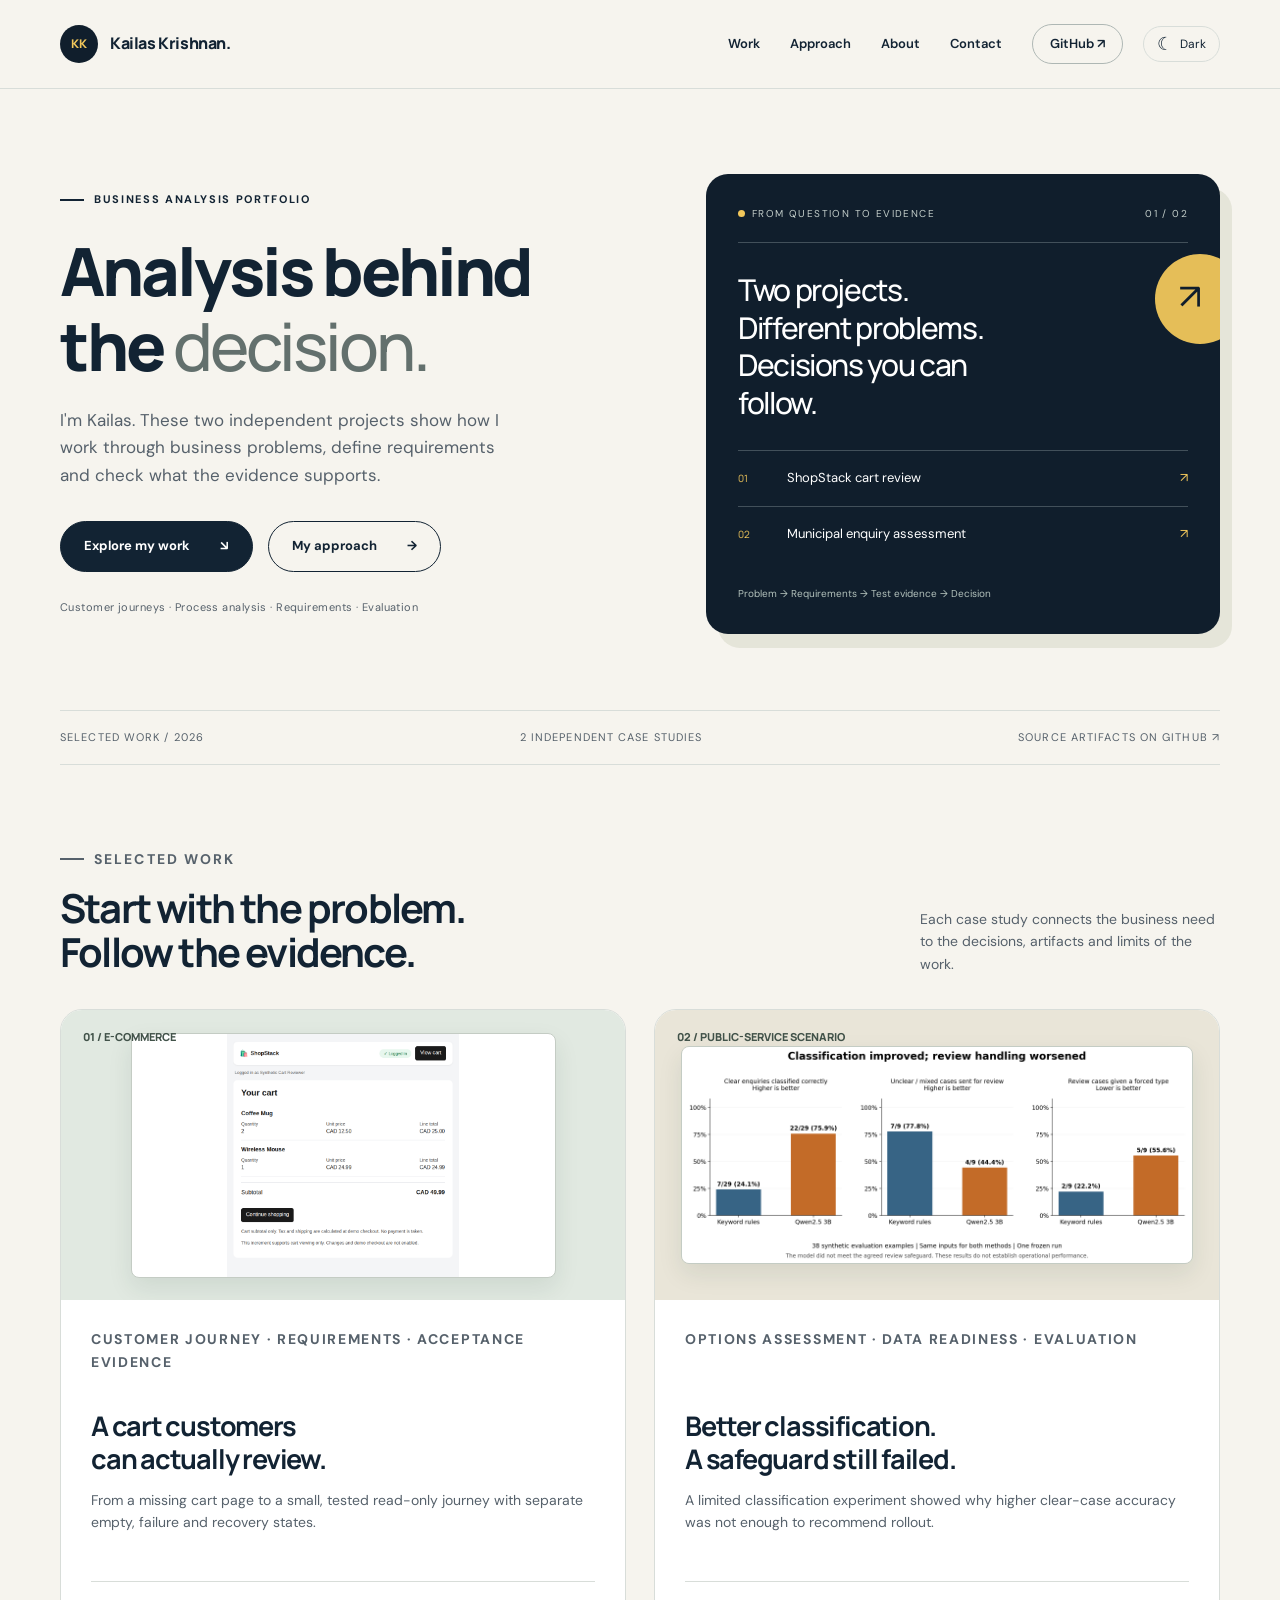
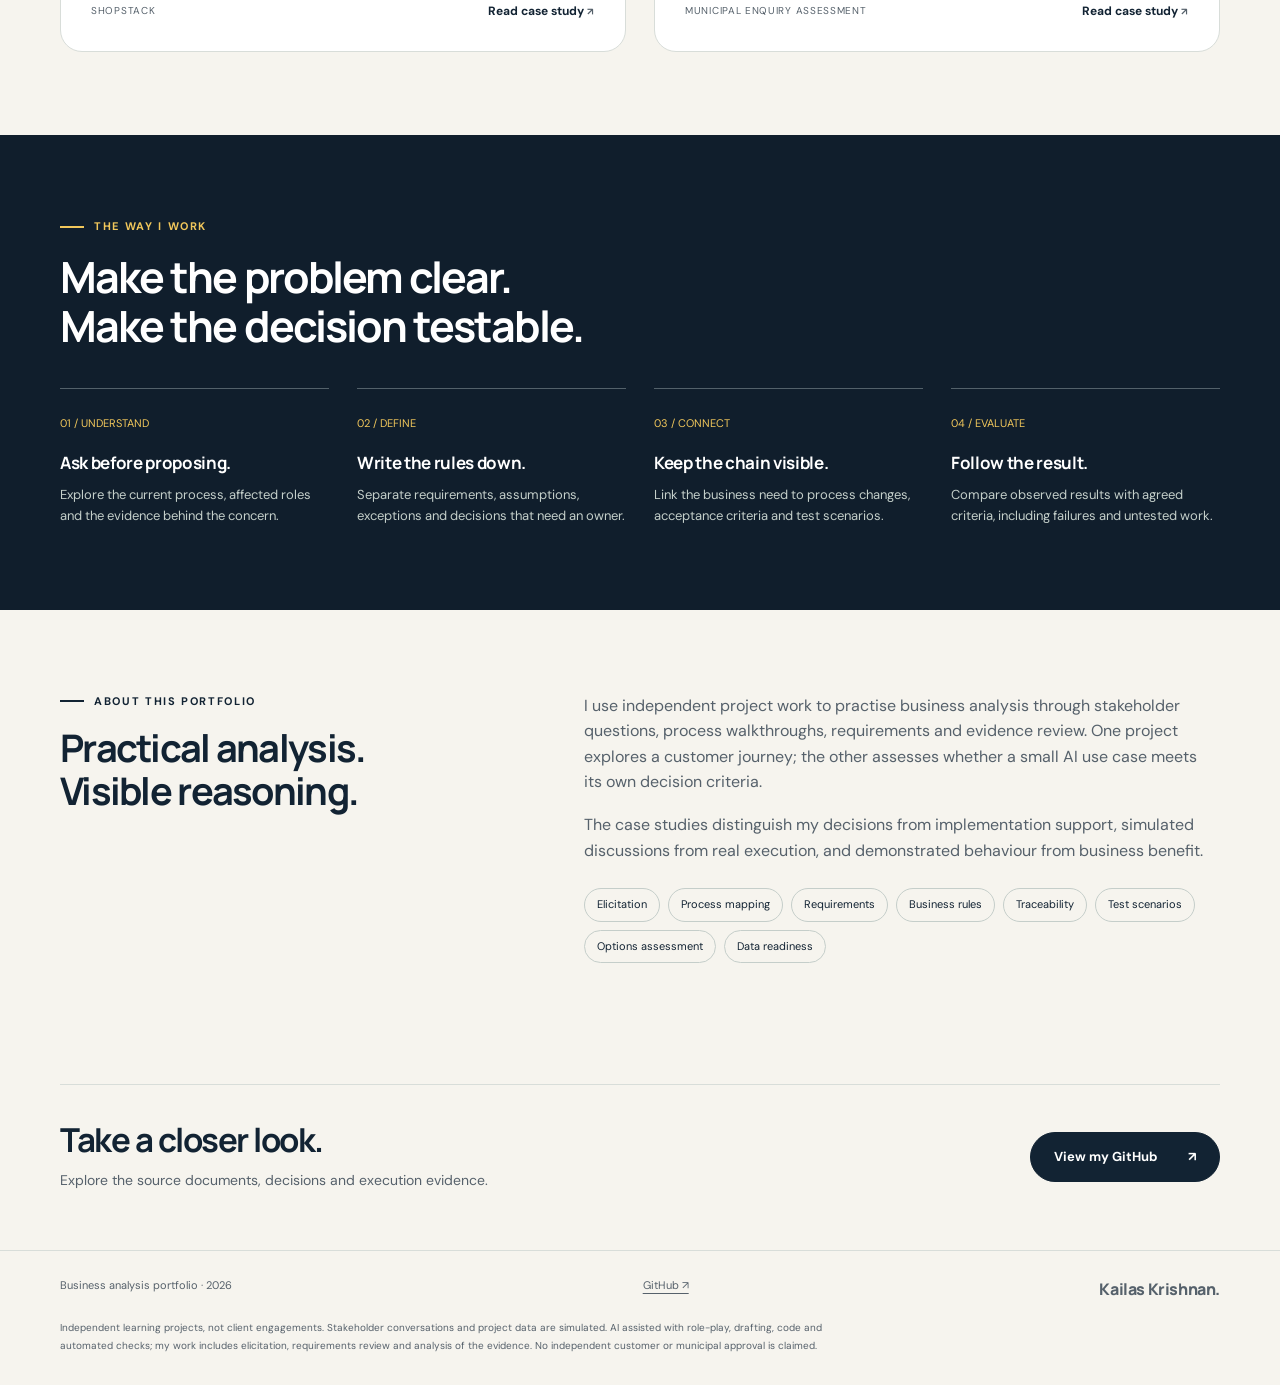
<file: index.html>
<!doctype html>
<html lang="en"><head><meta charset="utf-8"><meta name="viewport" content="width=device-width,initial-scale=1"><title>Business Analysis Portfolio | Kailas Krishnan</title><meta name="description" content="Business analysis case studies by Kailas Krishnan: ShopStack cart review and municipal enquiry AI assessment."><link rel="canonical" href="https://kkrishnan937.github.io/"><meta name="theme-color" content="#101e2c"><link rel="icon" href="assets/favicon.svg" type="image/svg+xml"><script>try{document.documentElement.dataset.theme=localStorage.getItem('portfolio-theme')==='dark'?'dark':'light'}catch{document.documentElement.dataset.theme='light'}</script><link rel="stylesheet" href="assets/style.css?v=2"><script src="assets/site.js?v=2" defer></script></head>
<body><a class="skip" href="#main">Skip to content</a><header class="site-header"><div class="wrap nav"><a class="brand" href="index.html" aria-label="Kailas Krishnan, home"><span class="brand-mark" aria-hidden="true">KK</span>Kailas Krishnan.</a><button class="theme-toggle" type="button" aria-label="Switch to dark mode" aria-pressed="false"><span aria-hidden="true">☾</span> <span class="theme-label">Dark</span></button><button class="menu-toggle" aria-expanded="false" aria-controls="primary-nav">Menu</button><nav class="nav-links" id="primary-nav" aria-label="Main navigation"><a href="#work">Work</a><a href="#approach">Approach</a><a href="#about">About</a><a href="https://www.linkedin.com/in/kailas-krishnan/">Contact</a><a class="nav-gh" href="https://github.com/kkrishnan937">GitHub <span aria-hidden="true">↗</span></a></nav></div></header>
<main id="main"><div class="wrap"><section class="hero" aria-labelledby="hero-title"><div><p class="eyebrow">Business analysis portfolio</p><h1 id="hero-title">Analysis behind<br>the <span class="soft">decision.</span></h1><p class="hero-intro">I'm Kailas. These two independent projects show how I work through business problems, define requirements and check what the evidence supports.</p><div class="hero-actions"><a class="button primary" href="#work">Explore my work <span aria-hidden="true">↘</span></a><a class="button" href="#approach">My approach <span aria-hidden="true">→</span></a></div><p class="hero-note">Customer journeys · Process analysis · Requirements · Evaluation</p></div><aside class="hero-board" aria-label="Portfolio overview"><div class="board-top"><span><span class="board-dot"></span>From question to evidence</span><span>01 / 02</span></div><div class="board-tab" aria-hidden="true"></div><h2>Two projects.<br>Different problems.<br>Decisions you can follow.</h2><div class="board-line"><small>01</small><span>ShopStack cart review</span><span aria-hidden="true">↗</span></div><div class="board-line"><small>02</small><span>Municipal enquiry assessment</span><span aria-hidden="true">↗</span></div><p class="board-caption">Problem → Requirements → Test evidence → Decision</p></aside></section><div class="index-strip"><span>Selected work / 2026</span><span>2 independent case studies</span><span>Source artifacts on GitHub ↗</span></div></div>
<section class="section wrap" id="work"><div class="section-head"><div><p class="eyebrow">Selected work</p><h2>Start with the problem.<br>Follow the evidence.</h2></div><p>Each case study connects the business need to the decisions, artifacts and limits of the work.</p></div><div class="projects">
<article class="project-card"><a class="card-visual shop" href="shopstack.html" aria-label="Read the ShopStack case study"><span class="visual-index">01 / E-COMMERCE</span><img src="assets/shopstack-cart.png" alt="Actual ShopStack cart showing two mugs, one mouse and a CAD 49.99 subtotal" width="720" height="754" loading="lazy"></a><div class="card-body"><p class="card-kicker">Customer journey · Requirements · Acceptance evidence</p><h3><a href="shopstack.html">A cart customers<br>can actually review.</a></h3><p>From a missing cart page to a small, tested read-only journey with separate empty, failure and recovery states.</p><div class="card-bottom"><span>ShopStack</span><a href="shopstack.html">Read case study <span aria-hidden="true">↗</span></a></div></div></article>
<article class="project-card"><a class="card-visual municipal" href="municipal.html" aria-label="Read the municipal enquiry case study"><span class="visual-index">02 / PUBLIC-SERVICE SCENARIO</span><img src="assets/municipal-comparison.png" alt="Comparison chart: the local model improves clear-case classification but handles fewer review cases correctly" width="2080" height="880" loading="lazy"></a><div class="card-body"><p class="card-kicker">Options assessment · Data readiness · Evaluation</p><h3><a href="municipal.html">Better classification.<br>A safeguard still failed.</a></h3><p>A limited classification experiment showed why higher clear-case accuracy was not enough to recommend rollout.</p><div class="card-bottom"><span>Municipal enquiry assessment</span><a href="municipal.html">Read case study <span aria-hidden="true">↗</span></a></div></div></article>
</div></section>
<section class="section approach" id="approach"><div class="wrap"><p class="eyebrow">The way I work</p><h2>Make the problem clear.<br>Make the decision testable.</h2><div class="steps"><div class="step"><span class="number">01 / UNDERSTAND</span><h3>Ask before proposing.</h3><p>Explore the current process, affected roles and the evidence behind the concern.</p></div><div class="step"><span class="number">02 / DEFINE</span><h3>Write the rules down.</h3><p>Separate requirements, assumptions, exceptions and decisions that need an owner.</p></div><div class="step"><span class="number">03 / CONNECT</span><h3>Keep the chain visible.</h3><p>Link the business need to process changes, acceptance criteria and test scenarios.</p></div><div class="step"><span class="number">04 / EVALUATE</span><h3>Follow the result.</h3><p>Compare observed results with agreed criteria, including failures and untested work.</p></div></div></div></section>
<section class="section wrap about" id="about"><div><p class="eyebrow">About this portfolio</p><h2>Practical analysis.<br>Visible reasoning.</h2></div><div class="about-copy"><p>I use independent project work to practise business analysis through stakeholder questions, process walkthroughs, requirements and evidence review. One project explores a customer journey; the other assesses whether a small AI use case meets its own decision criteria.</p><p style="margin-top:17px">The case studies distinguish my decisions from implementation support, simulated discussions from real execution, and demonstrated behaviour from business benefit.</p><div class="tags" aria-label="Skills demonstrated"><span>Elicitation</span><span>Process mapping</span><span>Requirements</span><span>Business rules</span><span>Traceability</span><span>Test scenarios</span><span>Options assessment</span><span>Data readiness</span></div></div></section>
<section class="contact wrap" id="contact"><div class="contact-box"><div><h2>Take a closer look.</h2><p>Explore the source documents, decisions and execution evidence.</p></div><a class="button primary" href="https://github.com/kkrishnan937">View my GitHub <span aria-hidden="true">↗</span></a></div></section></main>
<footer class="footer"><div class="wrap"><div class="footer-row"><a class="brand" href="index.html">Kailas Krishnan.</a><span>Business analysis portfolio · 2026</span><a href="https://github.com/kkrishnan937">GitHub ↗</a></div><p class="disclosure">Independent learning projects, not client engagements. Stakeholder conversations and project data are simulated. AI assisted with role-play, drafting, code and automated checks; my work includes elicitation, requirements review and analysis of the evidence. No independent customer or municipal approval is claimed.</p></div></footer></body></html>
</file>
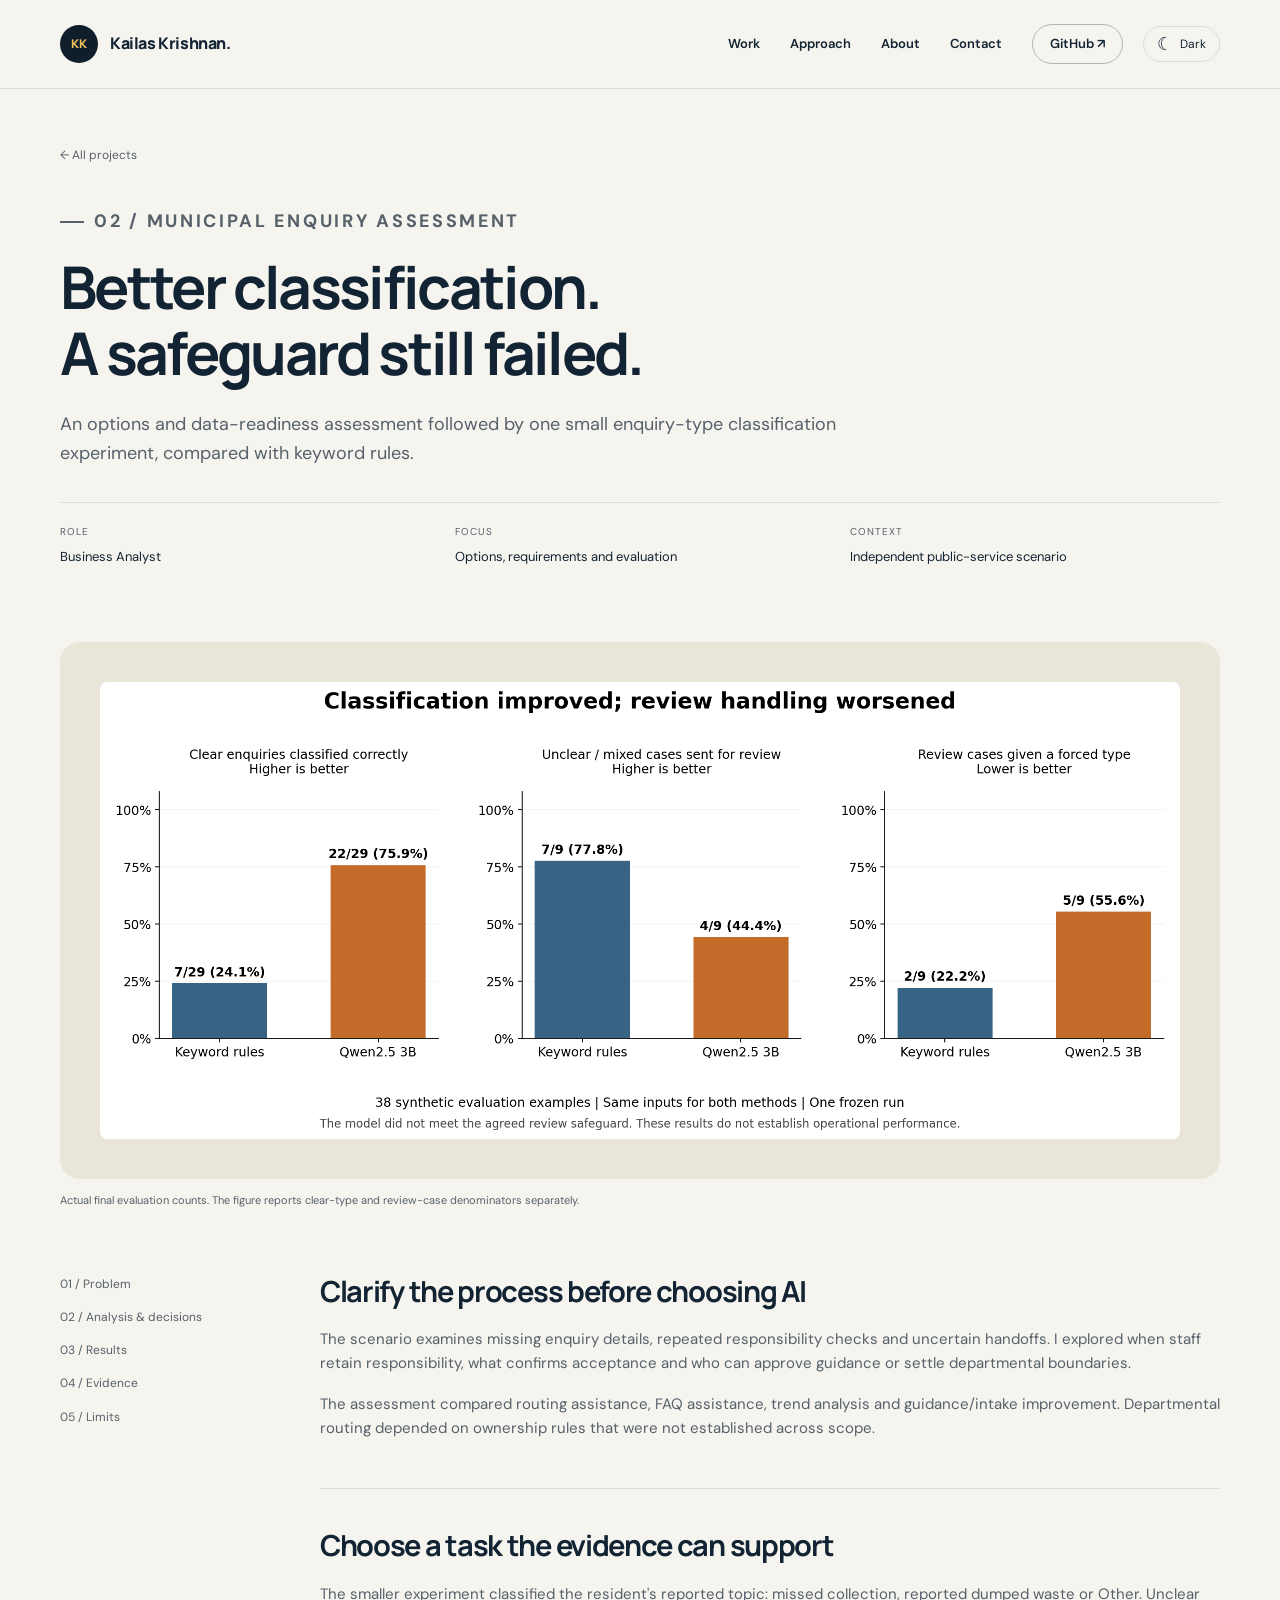
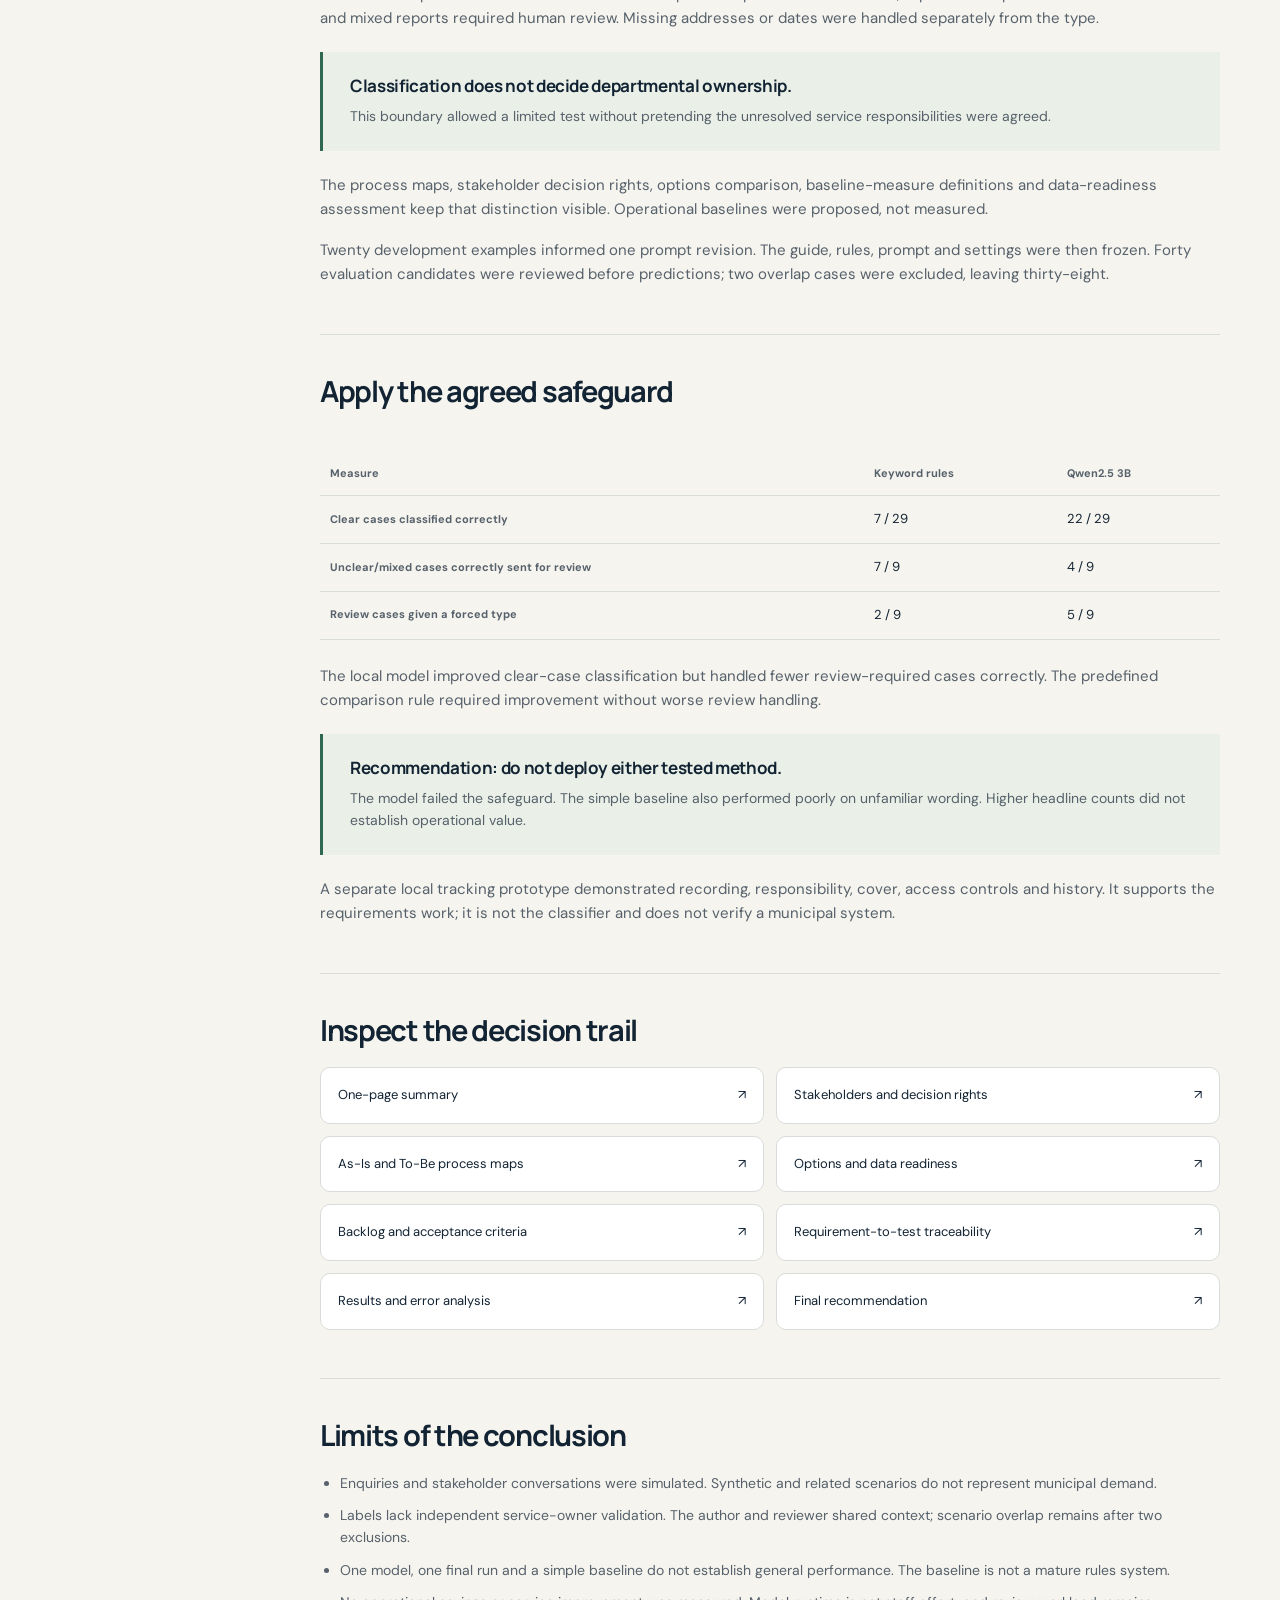
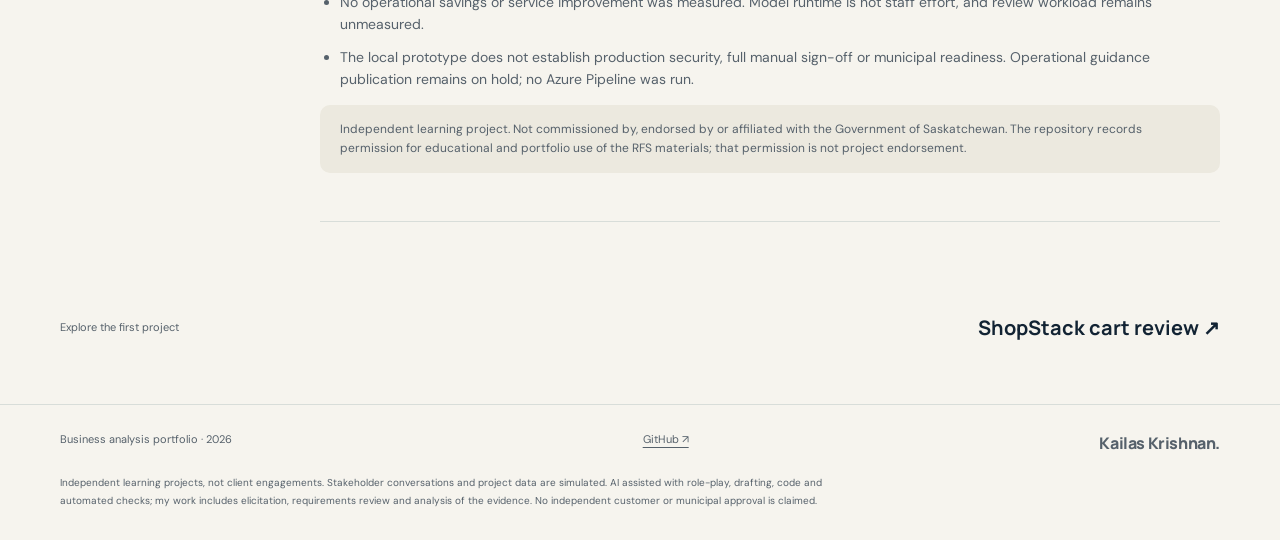
<file: municipal.html>
<!doctype html>
<html lang="en"><head><meta charset="utf-8"><meta name="viewport" content="width=device-width,initial-scale=1"><title>Municipal Enquiry AI Assessment | Kailas Krishnan</title><meta name="description" content="A BA options assessment and classification experiment where improved clear-case results did not meet the human-review safeguard."><link rel="canonical" href="https://kkrishnan937.github.io/municipal.html"><meta name="theme-color" content="#101e2c"><link rel="icon" href="assets/favicon.svg" type="image/svg+xml"><script>try{document.documentElement.dataset.theme=localStorage.getItem('portfolio-theme')==='dark'?'dark':'light'}catch{document.documentElement.dataset.theme='light'}</script><link rel="stylesheet" href="assets/style.css?v=2"><script src="assets/site.js?v=2" defer></script></head>
<body><a class="skip" href="#main">Skip to content</a><header class="site-header"><div class="wrap nav"><a class="brand" href="index.html" aria-label="Kailas Krishnan, home"><span class="brand-mark" aria-hidden="true">KK</span>Kailas Krishnan.</a><button class="theme-toggle" type="button" aria-label="Switch to dark mode" aria-pressed="false"><span aria-hidden="true">☾</span> <span class="theme-label">Dark</span></button><button class="menu-toggle" aria-expanded="false" aria-controls="primary-nav">Menu</button><nav class="nav-links" id="primary-nav" aria-label="Main navigation"><a href="index.html#work">Work</a><a href="index.html#approach">Approach</a><a href="index.html#about">About</a><a href="https://www.linkedin.com/in/kailas-krishnan/">Contact</a><a class="nav-gh" href="https://github.com/kkrishnan937">GitHub <span aria-hidden="true">↗</span></a></nav></div></header>
<main id="main"><section class="case-hero wrap"><a class="back" href="index.html#work">← All projects</a><div class="case-heading"><p class="eyebrow">02 / Municipal enquiry assessment</p><h1>Better classification.<br>A safeguard still failed.</h1><p>An options and data-readiness assessment followed by one small enquiry-type classification experiment, compared with keyword rules.</p></div><dl class="case-meta"><div><dt>Role</dt><dd>Business Analyst</dd></div><div><dt>Focus</dt><dd>Options, requirements and evaluation</dd></div><div><dt>Context</dt><dd>Independent public-service scenario</dd></div></dl></section><figure class="wrap" style="margin-block:0"><div class="case-visual chart"><img src="assets/municipal-comparison.png" alt="Paired classification and review results on 38 synthetic examples"></div><figcaption class="caption">Actual final evaluation counts. The figure reports clear-type and review-case denominators separately.</figcaption></figure><div class="wrap case-body"><nav class="case-nav" aria-label="Case study sections"><a href="#problem">01 / Problem</a><a href="#decisions">02 / Analysis & decisions</a><a href="#results">03 / Results</a><a href="#evidence">04 / Evidence</a><a href="#limits">05 / Limits</a></nav><div class="case-content"><section class="case-section" id="problem"><h2>Clarify the process before choosing AI</h2><p>The scenario examines missing enquiry details, repeated responsibility checks and uncertain handoffs. I explored when staff retain responsibility, what confirms acceptance and who can approve guidance or settle departmental boundaries.</p><p>The assessment compared routing assistance, FAQ assistance, trend analysis and guidance/intake improvement. Departmental routing depended on ownership rules that were not established across scope.</p></section>
<section class="case-section" id="decisions"><h2>Choose a task the evidence can support</h2><p>The smaller experiment classified the resident's reported topic: missed collection, reported dumped waste or Other. Unclear and mixed reports required human review. Missing addresses or dates were handled separately from the type.</p><div class="decision"><h3>Classification does not decide departmental ownership.</h3><p>This boundary allowed a limited test without pretending the unresolved service responsibilities were agreed.</p></div><p>The process maps, stakeholder decision rights, options comparison, baseline-measure definitions and data-readiness assessment keep that distinction visible. Operational baselines were proposed, not measured.</p><p>Twenty development examples informed one prompt revision. The guide, rules, prompt and settings were then frozen. Forty evaluation candidates were reviewed before predictions; two overlap cases were excluded, leaving thirty-eight.</p></section>
<section class="case-section" id="results"><h2>Apply the agreed safeguard</h2><div class="table-scroll"><table class="data-table"><caption class="skip">Frozen synthetic classification results</caption><thead><tr><th scope="col">Measure</th><th scope="col">Keyword rules</th><th scope="col">Qwen2.5 3B</th></tr></thead><tbody><tr><th scope="row">Clear cases classified correctly</th><td>7 / 29</td><td>22 / 29</td></tr><tr><th scope="row">Unclear/mixed cases correctly sent for review</th><td>7 / 9</td><td>4 / 9</td></tr><tr><th scope="row">Review cases given a forced type</th><td>2 / 9</td><td>5 / 9</td></tr></tbody></table></div><p>The local model improved clear-case classification but handled fewer review-required cases correctly. The predefined comparison rule required improvement without worse review handling.</p><div class="decision"><h3>Recommendation: do not deploy either tested method.</h3><p>The model failed the safeguard. The simple baseline also performed poorly on unfamiliar wording. Higher headline counts did not establish operational value.</p></div><p>A separate local tracking prototype demonstrated recording, responsibility, cover, access controls and history. It supports the requirements work; it is not the classifier and does not verify a municipal system.</p></section>
<section class="case-section" id="evidence"><h2>Inspect the decision trail</h2><div class="evidence-links"><a class="evidence-link" href="https://github.com/kkrishnan937/municipal-enquiry-ai-assessment/blob/main/SUMMARY.md">One-page summary<span aria-hidden="true">↗</span></a><a class="evidence-link" href="https://github.com/kkrishnan937/municipal-enquiry-ai-assessment/blob/main/docs/03-current-state/stakeholders.md">Stakeholders and decision rights<span aria-hidden="true">↗</span></a><a class="evidence-link" href="https://github.com/kkrishnan937/municipal-enquiry-ai-assessment/blob/main/docs/03-current-state/process-maps.md">As-Is and To-Be process maps<span aria-hidden="true">↗</span></a><a class="evidence-link" href="https://github.com/kkrishnan937/municipal-enquiry-ai-assessment/blob/main/docs/04-options/data-readiness-assessment.md">Options and data readiness<span aria-hidden="true">↗</span></a><a class="evidence-link" href="https://github.com/kkrishnan937/municipal-enquiry-ai-assessment/blob/main/docs/05-requirements/backlog.md">Backlog and acceptance criteria<span aria-hidden="true">↗</span></a><a class="evidence-link" href="https://github.com/kkrishnan937/municipal-enquiry-ai-assessment/blob/main/docs/05-requirements/traceability-matrix.md">Requirement-to-test traceability<span aria-hidden="true">↗</span></a><a class="evidence-link" href="https://github.com/kkrishnan937/municipal-enquiry-ai-assessment/blob/main/docs/06-evaluation/classification-results-and-recommendation.md">Results and error analysis<span aria-hidden="true">↗</span></a><a class="evidence-link" href="https://github.com/kkrishnan937/municipal-enquiry-ai-assessment/blob/main/docs/06-evaluation/final-recommendation.md">Final recommendation<span aria-hidden="true">↗</span></a></div></section><section class="case-section" id="limits"><h2>Limits of the conclusion</h2><ul><li>Enquiries and stakeholder conversations were simulated. Synthetic and related scenarios do not represent municipal demand.</li><li>Labels lack independent service-owner validation. The author and reviewer shared context; scenario overlap remains after two exclusions.</li><li>One model, one final run and a simple baseline do not establish general performance. The baseline is not a mature rules system.</li><li>No operational savings or service improvement was measured. Model runtime is not staff effort, and review workload remains unmeasured.</li><li>The local prototype does not establish production security, full manual sign-off or municipal readiness. Operational guidance publication remains on hold; no Azure Pipeline was run.</li></ul><p class="case-note">Independent learning project. Not commissioned by, endorsed by or affiliated with the Government of Saskatchewan. The repository records permission for educational and portfolio use of the RFS materials; that permission is not project endorsement.</p></section></div></div><div class="wrap next-project"><span>Explore the first project</span><a href="shopstack.html">ShopStack cart review ↗</a></div></main>
<footer class="footer"><div class="wrap"><div class="footer-row"><a class="brand" href="index.html">Kailas Krishnan.</a><span>Business analysis portfolio · 2026</span><a href="https://github.com/kkrishnan937">GitHub ↗</a></div><p class="disclosure">Independent learning projects, not client engagements. Stakeholder conversations and project data are simulated. AI assisted with role-play, drafting, code and automated checks; my work includes elicitation, requirements review and analysis of the evidence. No independent customer or municipal approval is claimed.</p></div></footer></body></html>
</file>
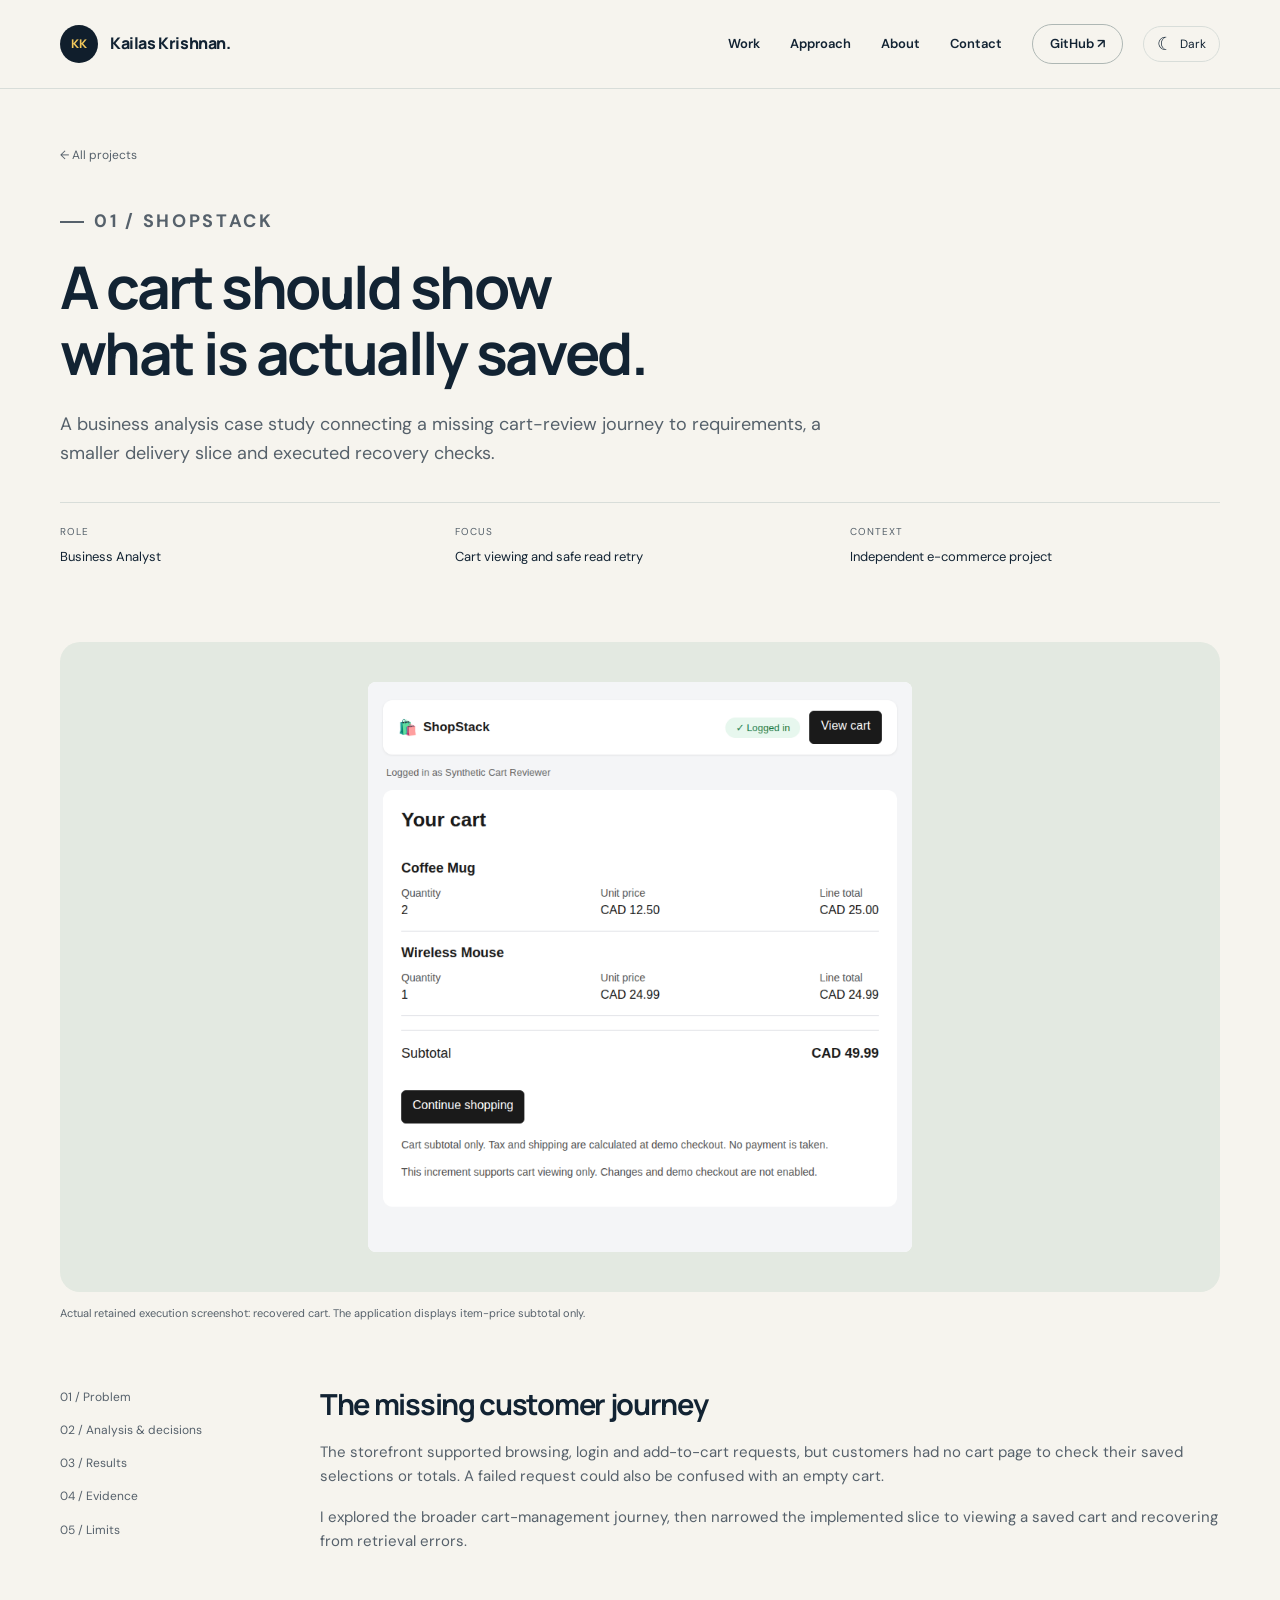
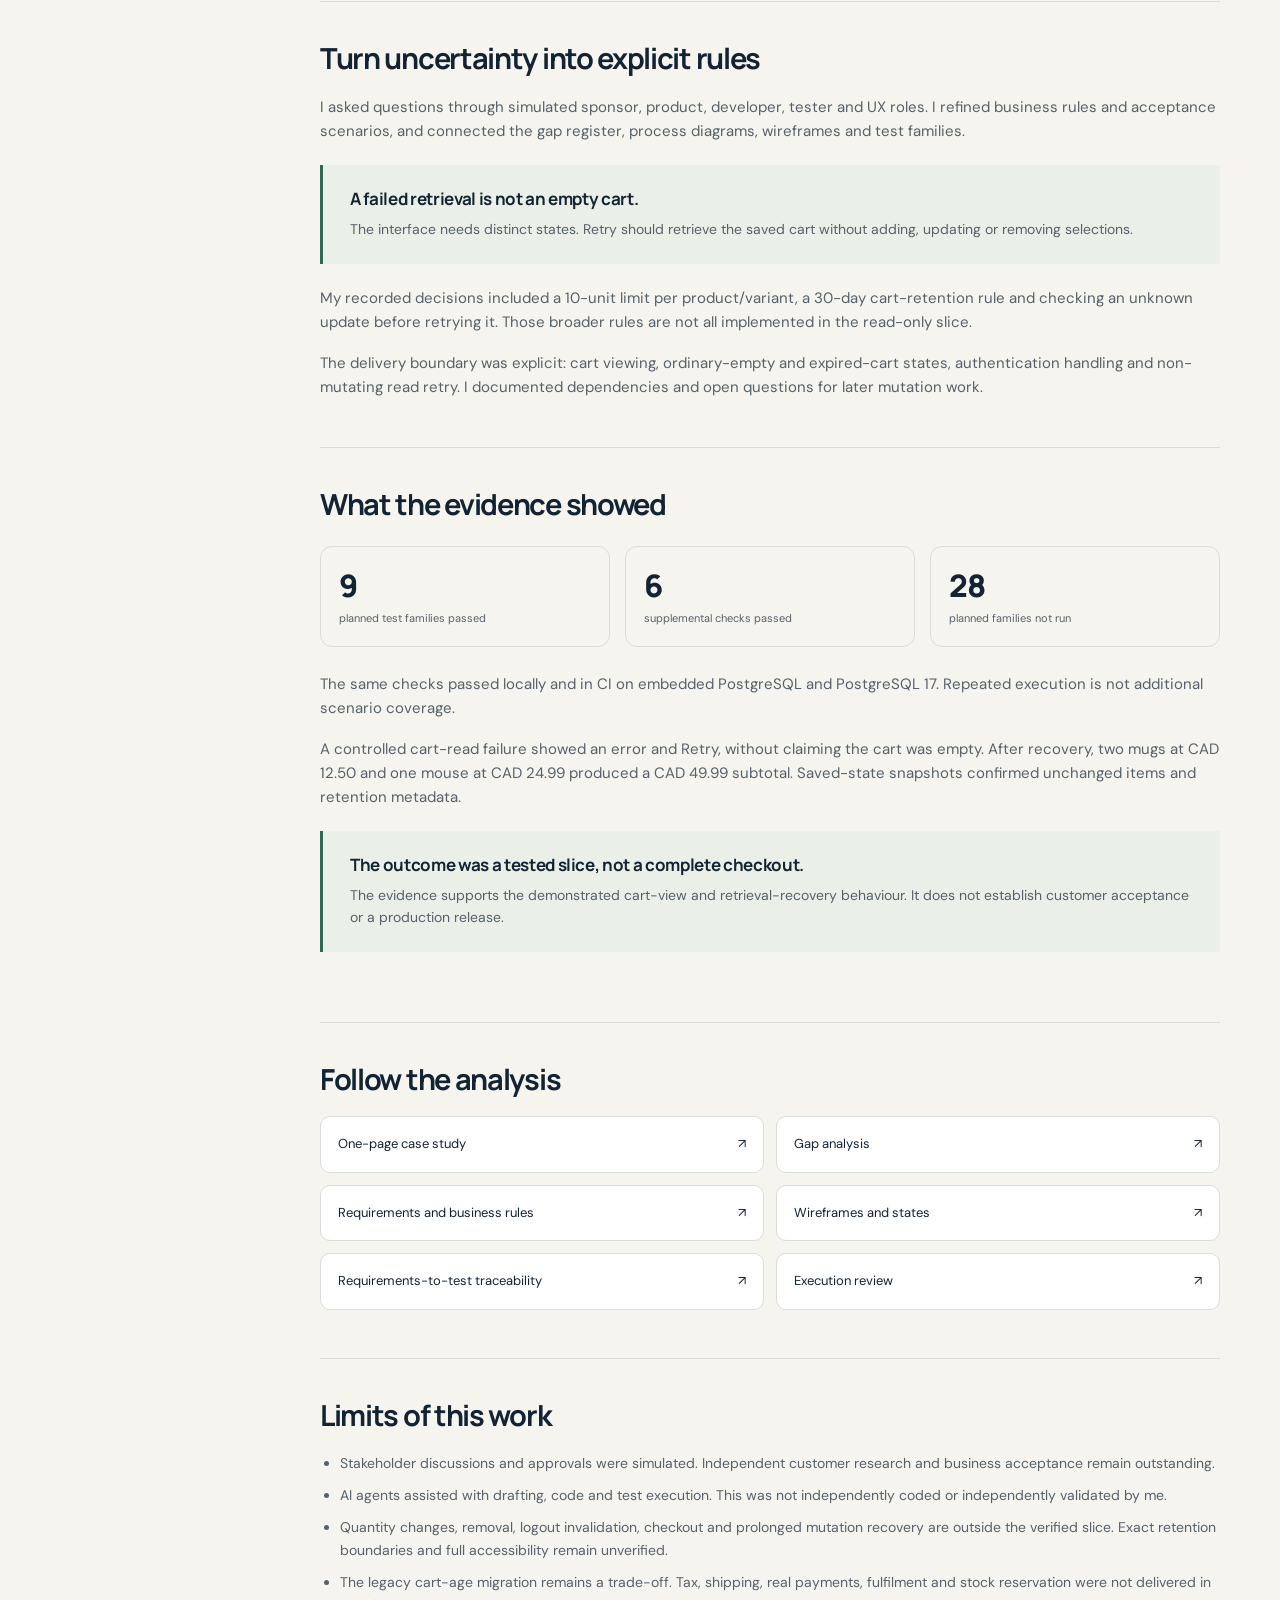
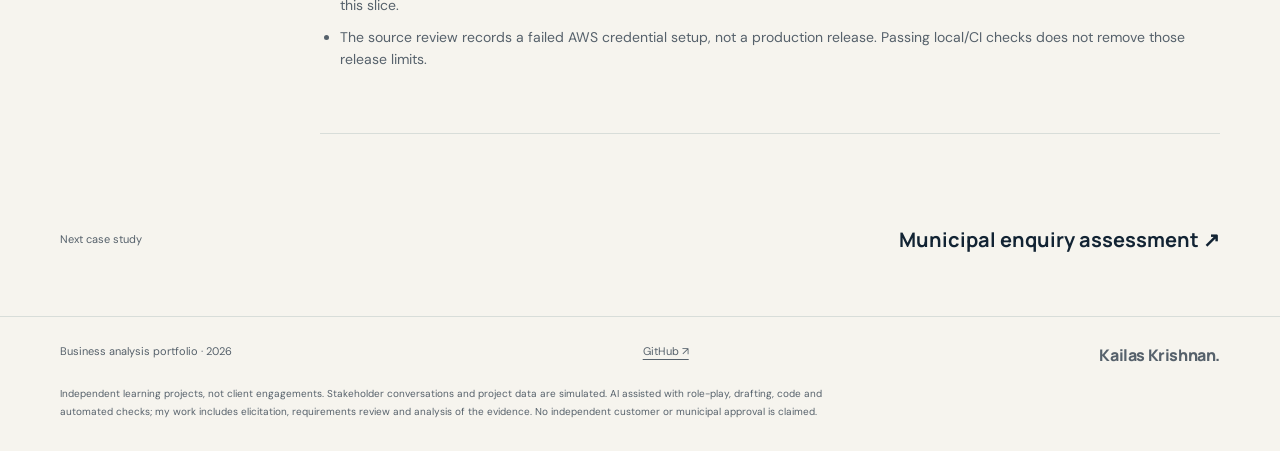
<file: shopstack.html>
<!doctype html>
<html lang="en"><head><meta charset="utf-8"><meta name="viewport" content="width=device-width,initial-scale=1"><title>ShopStack Cart Review | Kailas Krishnan</title><meta name="description" content="How a missing cart-review journey became explicit requirements and a small tested recovery flow."><link rel="canonical" href="https://kkrishnan937.github.io/shopstack.html"><meta name="theme-color" content="#101e2c"><link rel="icon" href="assets/favicon.svg" type="image/svg+xml"><script>try{document.documentElement.dataset.theme=localStorage.getItem('portfolio-theme')==='dark'?'dark':'light'}catch{document.documentElement.dataset.theme='light'}</script><link rel="stylesheet" href="assets/style.css?v=2"><script src="assets/site.js?v=2" defer></script></head>
<body><a class="skip" href="#main">Skip to content</a><header class="site-header"><div class="wrap nav"><a class="brand" href="index.html" aria-label="Kailas Krishnan, home"><span class="brand-mark" aria-hidden="true">KK</span>Kailas Krishnan.</a><button class="theme-toggle" type="button" aria-label="Switch to dark mode" aria-pressed="false"><span aria-hidden="true">☾</span> <span class="theme-label">Dark</span></button><button class="menu-toggle" aria-expanded="false" aria-controls="primary-nav">Menu</button><nav class="nav-links" id="primary-nav" aria-label="Main navigation"><a href="index.html#work">Work</a><a href="index.html#approach">Approach</a><a href="index.html#about">About</a><a href="https://www.linkedin.com/in/kailas-krishnan/">Contact</a><a class="nav-gh" href="https://github.com/kkrishnan937">GitHub <span aria-hidden="true">↗</span></a></nav></div></header>
<main id="main"><section class="case-hero wrap"><a class="back" href="index.html#work">← All projects</a><div class="case-heading"><p class="eyebrow">01 / ShopStack</p><h1>A cart should show<br>what is actually saved.</h1><p>A business analysis case study connecting a missing cart-review journey to requirements, a smaller delivery slice and executed recovery checks.</p></div><dl class="case-meta"><div><dt>Role</dt><dd>Business Analyst</dd></div><div><dt>Focus</dt><dd>Cart viewing and safe read retry</dd></div><div><dt>Context</dt><dd>Independent e-commerce project</dd></div></dl></section><figure class="wrap" style="margin-block:0"><div class="case-visual "><img src="assets/shopstack-cart.png" alt="ShopStack recovered cart with a CAD 49.99 subtotal"></div><figcaption class="caption">Actual retained execution screenshot: recovered cart. The application displays item-price subtotal only.</figcaption></figure><div class="wrap case-body"><nav class="case-nav" aria-label="Case study sections"><a href="#problem">01 / Problem</a><a href="#decisions">02 / Analysis & decisions</a><a href="#results">03 / Results</a><a href="#evidence">04 / Evidence</a><a href="#limits">05 / Limits</a></nav><div class="case-content"><section class="case-section" id="problem"><h2>The missing customer journey</h2><p>The storefront supported browsing, login and add-to-cart requests, but customers had no cart page to check their saved selections or totals. A failed request could also be confused with an empty cart.</p><p>I explored the broader cart-management journey, then narrowed the implemented slice to viewing a saved cart and recovering from retrieval errors.</p></section>
<section class="case-section" id="decisions"><h2>Turn uncertainty into explicit rules</h2><p>I asked questions through simulated sponsor, product, developer, tester and UX roles. I refined business rules and acceptance scenarios, and connected the gap register, process diagrams, wireframes and test families.</p><div class="decision"><h3>A failed retrieval is not an empty cart.</h3><p>The interface needs distinct states. Retry should retrieve the saved cart without adding, updating or removing selections.</p></div><p>My recorded decisions included a 10-unit limit per product/variant, a 30-day cart-retention rule and checking an unknown update before retrying it. Those broader rules are not all implemented in the read-only slice.</p><p>The delivery boundary was explicit: cart viewing, ordinary-empty and expired-cart states, authentication handling and non-mutating read retry. I documented dependencies and open questions for later mutation work.</p></section>
<section class="case-section" id="results"><h2>What the evidence showed</h2><div class="metric-grid"><div class="metric"><strong>9</strong><span>planned test families passed</span></div><div class="metric"><strong>6</strong><span>supplemental checks passed</span></div><div class="metric"><strong>28</strong><span>planned families not run</span></div></div><p>The same checks passed locally and in CI on embedded PostgreSQL and PostgreSQL 17. Repeated execution is not additional scenario coverage.</p><p>A controlled cart-read failure showed an error and Retry, without claiming the cart was empty. After recovery, two mugs at CAD 12.50 and one mouse at CAD 24.99 produced a CAD 49.99 subtotal. Saved-state snapshots confirmed unchanged items and retention metadata.</p><div class="decision"><h3>The outcome was a tested slice, not a complete checkout.</h3><p>The evidence supports the demonstrated cart-view and retrieval-recovery behaviour. It does not establish customer acceptance or a production release.</p></div></section>
<section class="case-section" id="evidence"><h2>Follow the analysis</h2><div class="evidence-links"><a class="evidence-link" href="https://github.com/kkrishnan937/shopstack-ba-portfolio/blob/main/docs/case-study.md">One-page case study<span aria-hidden="true">↗</span></a><a class="evidence-link" href="https://github.com/kkrishnan937/shopstack-ba-portfolio/blob/main/docs/process-analysis/gap-register.md">Gap analysis<span aria-hidden="true">↗</span></a><a class="evidence-link" href="https://github.com/kkrishnan937/shopstack-ba-portfolio/blob/main/docs/requirements/cart-requirements.md">Requirements and business rules<span aria-hidden="true">↗</span></a><a class="evidence-link" href="https://github.com/kkrishnan937/shopstack-ba-portfolio/blob/main/docs/wireframes/cart-wireframes.md">Wireframes and states<span aria-hidden="true">↗</span></a><a class="evidence-link" href="https://github.com/kkrishnan937/shopstack-ba-portfolio/blob/main/docs/requirements/cart-traceability-matrix.md">Requirements-to-test traceability<span aria-hidden="true">↗</span></a><a class="evidence-link" href="https://github.com/kkrishnan937/shopstack-ba-portfolio/blob/main/docs/testing/cart-review-2026-10-28.md">Execution review<span aria-hidden="true">↗</span></a></div></section><section class="case-section" id="limits"><h2>Limits of this work</h2><ul><li>Stakeholder discussions and approvals were simulated. Independent customer research and business acceptance remain outstanding.</li><li>AI agents assisted with drafting, code and test execution. This was not independently coded or independently validated by me.</li><li>Quantity changes, removal, logout invalidation, checkout and prolonged mutation recovery are outside the verified slice. Exact retention boundaries and full accessibility remain unverified.</li><li>The legacy cart-age migration remains a trade-off. Tax, shipping, real payments, fulfilment and stock reservation were not delivered in this slice.</li><li>The source review records a failed AWS credential setup, not a production release. Passing local/CI checks does not remove those release limits.</li></ul></section></div></div><div class="wrap next-project"><span>Next case study</span><a href="municipal.html">Municipal enquiry assessment ↗</a></div></main>
<footer class="footer"><div class="wrap"><div class="footer-row"><a class="brand" href="index.html">Kailas Krishnan.</a><span>Business analysis portfolio · 2026</span><a href="https://github.com/kkrishnan937">GitHub ↗</a></div><p class="disclosure">Independent learning projects, not client engagements. Stakeholder conversations and project data are simulated. AI assisted with role-play, drafting, code and automated checks; my work includes elicitation, requirements review and analysis of the evidence. No independent customer or municipal approval is claimed.</p></div></footer></body></html>
</file>
<file: assets/style.css>
@import url('https://fonts.googleapis.com/css2?family=DM+Sans:wght@400;500;600;700&family=Manrope:wght@400;500;600;700;800&display=swap');

:root{--ink:#122333;--navy:#101e2c;--paper:#f6f4ee;--white:#fff;--muted:#56616b;--line:#d8ddd9;--amber:#f1c75b;--green:#2e6752;--radius:22px;--max:1160px}
*{box-sizing:border-box}html{scroll-behavior:smooth;scroll-padding-top:100px}body{margin:0;background:var(--paper);color:var(--ink);font-family:'DM Sans',Arial,sans-serif;line-height:1.6}h1,h2,h3,h4,p{margin:0}h1,h2,h3{font-family:Manrope,Arial,sans-serif;line-height:1.12;letter-spacing:-.045em}a{color:inherit;text-underline-offset:4px}img{max-width:100%;height:auto;display:block}button{font:inherit}a,button{touch-action:manipulation}a:focus-visible,button:focus-visible,summary:focus-visible{outline:3px solid #b36b16;outline-offset:5px}::selection{background:var(--amber);color:var(--ink)}
.wrap{width:min(var(--max),calc(100% - 80px));margin:auto}.skip{position:fixed;top:-100px;left:20px;background:var(--amber);padding:12px;z-index:100}.skip:focus{top:10px}.site-header{position:sticky;top:0;z-index:20;background:rgba(246,244,238,.97);border-bottom:1px solid var(--line)}.nav{height:88px;display:flex;justify-content:space-between;align-items:center;gap:20px}.brand{display:flex;align-items:center;gap:12px;text-decoration:none;font-family:Manrope,sans-serif;font-weight:800;font-size:16px;letter-spacing:-.025em}.brand-mark{background:var(--navy);color:var(--amber);width:38px;height:38px;border-radius:50%;display:grid;place-items:center;font-size:12px;letter-spacing:0}.nav-links{display:flex;align-items:center;gap:30px;font-size:13px;font-weight:600}.nav-links>a{text-decoration:none}.nav-links>a:hover{color:var(--green)}.nav-links .nav-gh{border:1px solid #aeb7b4;border-radius:100px;padding:9px 17px}.menu-toggle{display:none;border:1px solid var(--line);background:transparent;border-radius:100px;padding:7px 14px;color:var(--ink)}
.eyebrow{text-transform:uppercase;letter-spacing:.15em;font-size:11px;font-weight:700;display:flex;align-items:center;gap:10px}.eyebrow:before{content:'';width:24px;height:2px;background:currentColor}.hero{padding:85px 0 76px;display:grid;grid-template-columns:1.13fr 1fr;gap:65px;align-items:center}.hero h1{font-size:clamp(48px,5.2vw,76px);margin:25px 0 24px;font-weight:800}.hero h1 .soft{font-weight:500;color:#63706d}.hero-intro{max-width:460px;font-size:17px;color:var(--muted)}.hero-actions{display:flex;flex-wrap:wrap;gap:15px;margin-top:32px}.button{display:inline-flex;align-items:center;justify-content:center;gap:30px;padding:14px 23px;border-radius:100px;text-decoration:none;font-size:13px;font-weight:700;border:1px solid var(--ink);transition:transform .2s,background .2s}.button:hover{transform:translateY(-2px)}.button.primary{background:var(--ink);color:#fff}.button.primary:hover{background:#254037}.button.light{background:var(--amber);border-color:var(--amber);color:var(--ink)}.text-link{font-size:13px;font-weight:600;display:inline-flex;align-items:center;gap:20px}.hero-note{margin-top:27px;font-size:11px;letter-spacing:.04em;color:var(--muted)}
.hero-board{position:relative;background:var(--navy);color:white;padding:32px;border-radius:var(--radius);min-height:419px;overflow:hidden;box-shadow:12px 14px 0 #e5e5d9}.board-top{display:flex;justify-content:space-between;align-items:center;font-size:10px;text-transform:uppercase;letter-spacing:.14em;color:#c2cdc9;border-bottom:1px solid #42505a;padding-bottom:20px}.board-dot{height:7px;width:7px;border-radius:100%;background:var(--amber);display:inline-block;margin-right:7px}.hero-board h2{font-size:30px;max-width:310px;margin:28px 0 29px;line-height:1.25;font-weight:500}.board-line{display:grid;grid-template-columns:34px 1fr auto;align-items:center;gap:15px;padding:17px 0;border-top:1px solid #42505a;font-size:13px}.board-line small{font-family:Manrope,sans-serif;font-size:10px;color:var(--amber)}.board-line span:last-child{color:var(--amber)}.board-caption{margin-top:24px;font-size:10px;color:#b3c2bc}.board-tab{position:absolute;right:-25px;top:80px;width:90px;height:90px;background:var(--amber);border-radius:100%;opacity:.95}.board-tab:after{content:'↗';color:var(--navy);font-size:36px;position:absolute;top:14px;left:24px}
.index-strip{border-top:1px solid var(--line);border-bottom:1px solid var(--line);display:flex;justify-content:space-between;gap:25px;padding:18px 0;font-size:11px;text-transform:uppercase;letter-spacing:.1em;color:var(--muted)}.section{padding:83px 0}.section-head{display:flex;justify-content:space-between;align-items:flex-end;gap:40px;margin-bottom:34px}.section-head h2{font-size:40px;margin-top:15px}.section-head p{max-width:300px;font-size:14px;color:var(--muted)}.projects{display:grid;grid-template-columns:1fr 1fr;gap:28px}.project-card{min-width:0;border:1px solid var(--line);border-radius:var(--radius);overflow:hidden;background:#fff}.card-visual{height:290px;position:relative;padding:32px;background:#e1e9e1;display:flex;align-items:center;justify-content:center;text-decoration:none;overflow:hidden}.card-visual img{border:1px solid #c4ccc4;border-radius:8px;box-shadow:0 10px 25px #17322818;transition:transform .3s}.card-visual:hover img{transform:translateY(-4px)}.card-visual.shop img{width:85%;max-height:245px;object-fit:contain;background:#fff}.card-visual.municipal{background:#e9e5d8;padding:26px}.card-visual.municipal img{width:100%;background:#fff}.visual-index{position:absolute;left:22px;top:18px;font-family:Manrope,sans-serif;font-size:11px;font-weight:800;color:#415249}.card-body{padding:28px 30px 30px}.card-kicker{font-size:10px;text-transform:uppercase;letter-spacing:.12em;color:var(--muted);font-weight:700}.card-body h3{font-size:27px;line-height:1.23;margin:13px 0}.card-body h3 a{text-decoration:none}.card-body p{color:var(--muted);font-size:14px;min-height:68px}.card-bottom{border-top:1px solid var(--line);padding-top:20px;margin-top:24px;display:flex;justify-content:space-between;align-items:center;gap:16px}.card-bottom span{font-size:10px;color:var(--muted);text-transform:uppercase;letter-spacing:.07em}.card-bottom a{font-size:12px;font-weight:700;text-decoration:none}
.approach{background:var(--navy);color:#fff}.approach .eyebrow{color:var(--amber)}.approach h2{font-size:43px;max-width:600px;margin:18px 0 38px}.steps{display:grid;grid-template-columns:repeat(4,1fr);gap:28px}.step{border-top:1px solid #53616a;padding-top:20px}.step .number{color:var(--amber);font-size:11px}.step h3{font-size:17px;letter-spacing:-.02em;line-height:1.4;margin:17px 0 10px}.step p{font-size:13px;color:#c4cfca}.about{display:grid;grid-template-columns:.8fr 1.2fr;gap:100px}.about h2{font-size:38px;margin-top:16px}.about-copy p{font-size:16px;color:var(--muted);max-width:620px}.tags{display:flex;flex-wrap:wrap;gap:8px;margin-top:25px}.tags span{padding:7px 12px;border:1px solid #c5ceca;border-radius:100px;font-size:11px}.contact{padding:38px 0 58px}.contact-box{border-top:1px solid var(--line);padding-top:37px;display:flex;justify-content:space-between;align-items:center;gap:30px}.contact-box h2{font-size:33px;margin-bottom:10px}.contact-box p{font-size:14px;color:var(--muted)}.footer{border-top:1px solid var(--line);padding:26px 0 30px}.footer-row{display:flex;justify-content:space-between;gap:30px;font-size:11px;color:var(--muted)}.disclosure{font-size:10px;line-height:1.8;color:var(--muted);max-width:800px;margin-top:17px}
.case-hero{padding:52px 0 58px}.back{font-size:12px;text-decoration:none;color:var(--muted);display:inline-block;margin-bottom:42px}.case-heading{max-width:870px}.case-heading h1{font-size:clamp(38px,4.6vw,63px);margin:18px 0 24px}.case-heading>p{font-size:18px;color:var(--muted);max-width:780px}.case-meta{display:grid;grid-template-columns:repeat(3,1fr);gap:25px;margin-top:35px;border-top:1px solid var(--line);padding-top:21px}.case-meta dt{font-size:10px;text-transform:uppercase;letter-spacing:.1em;color:var(--muted);margin-bottom:7px}.case-meta dd{font-size:13px;margin:0}.case-visual{background:#e3e9e1;border-radius:20px;padding:40px}.case-visual img{max-height:570px;margin:auto;object-fit:contain;background:white;border-radius:8px}.case-visual.chart{background:#e9e5d8}.caption{font-size:11px;color:var(--muted);margin-top:13px}.case-body{display:grid;grid-template-columns:190px 1fr;gap:70px;padding:65px 0}.case-nav{position:sticky;top:115px;align-self:start;display:grid;gap:14px;font-size:12px}.case-nav a{text-decoration:none;color:var(--muted)}.case-nav a:hover{color:var(--ink)}.case-content{min-width:0}.case-section{padding-bottom:48px;margin-bottom:40px;border-bottom:1px solid var(--line)}.case-section:last-child{margin-bottom:0}.case-section h2{font-size:29px;margin-bottom:20px}.case-section p{font-size:15px;color:var(--muted);margin-bottom:17px}.case-section p:last-child{margin-bottom:0}.case-section ul{padding-left:20px;color:var(--muted);font-size:14px}.case-section li+li{margin-top:10px}.decision{border-left:3px solid var(--green);background:#eaf0e7;padding:24px 27px;margin:22px 0}.decision h3{font-size:17px;letter-spacing:-.02em;margin-bottom:10px}.decision p{font-size:14px}.metric-grid{display:grid;grid-template-columns:repeat(3,1fr);gap:15px;margin:25px 0}.metric{border:1px solid var(--line);border-radius:12px;padding:18px}.metric strong{display:block;font:800 31px/1.3 Manrope,sans-serif;letter-spacing:-.04em}.metric span{font-size:11px;color:var(--muted);display:block;margin-top:5px}.evidence-links{display:grid;grid-template-columns:1fr 1fr;gap:12px}.evidence-link{border:1px solid var(--line);border-radius:10px;padding:17px;text-decoration:none;font-size:13px;display:flex;justify-content:space-between;gap:15px;align-items:center;background:#fff}.evidence-link:hover{border-color:var(--green)}.data-table{width:100%;border-collapse:collapse;font-size:13px;margin:24px 0}.table-scroll{overflow-x:auto}.data-table th,.data-table td{text-align:left;padding:13px 10px;border-bottom:1px solid var(--line)}.data-table th{font-size:11px;color:var(--muted)}.next-project{display:flex;justify-content:space-between;align-items:center;gap:20px;padding:25px 0 60px}.next-project span{color:var(--muted);font-size:11px}.next-project a{font-family:Manrope,sans-serif;font-size:20px;font-weight:700;text-decoration:none}.case-note{padding:15px 20px;background:#ece9df;border-radius:10px;font-size:12px!important}
@media(min-width:1440px){.hero{padding-top:100px;padding-bottom:95px}}
@media(max-width:980px){.wrap{width:calc(100% - 48px)}.hero{gap:32px;padding:62px 0}.hero h1{font-size:55px}.hero-board{padding:26px;min-height:400px}.hero-board h2{font-size:25px}.card-visual{height:230px;padding:25px}.card-body{padding:24px}.steps{gap:18px}.about{gap:45px}.case-body{gap:35px;grid-template-columns:140px 1fr}.case-visual{padding:25px}}
@media(max-width:720px){.wrap{width:calc(100% - 36px)}.nav{height:72px}.brand{font-size:14px}.brand-mark{width:32px;height:32px}.menu-toggle{display:block;font-size:12px}.nav-links{display:none;position:absolute;left:0;right:0;top:72px;padding:24px 22px;background:var(--paper);border-bottom:1px solid var(--line);flex-direction:column;align-items:flex-start;gap:20px}.nav-links.is-open{display:flex}.hero{grid-template-columns:1fr;padding:48px 0;gap:42px}.hero h1{font-size:clamp(45px,11vw,64px);margin-top:20px}.hero-intro{font-size:15px}.hero-board{min-height:380px;box-shadow:7px 8px 0 #e5e5d9;margin-right:7px}.hero-board h2{font-size:30px}.index-strip{flex-wrap:wrap;gap:8px 25px;font-size:9px}.section{padding:56px 0}.section-head{display:block}.section-head h2{font-size:33px}.section-head p{margin-top:18px;max-width:420px}.projects{grid-template-columns:1fr;gap:24px}.card-visual{height:260px}.card-body p{min-height:0}.approach h2{font-size:34px}.steps{grid-template-columns:1fr 1fr;gap:28px}.step h3{font-size:16px}.about{grid-template-columns:1fr;gap:25px}.about h2{font-size:33px}.about-copy p{font-size:15px}.contact-box{display:block}.contact-box .button{margin-top:23px}.contact-box h2{font-size:28px}.footer-row{display:block}.footer-row span{display:block;margin-top:6px}.case-hero{padding:30px 0 35px}.back{margin-bottom:30px}.case-heading h1{font-size:40px}.case-heading>p{font-size:16px}.case-meta{gap:17px;grid-template-columns:1fr}.case-meta>div{display:grid;grid-template-columns:85px 1fr}.case-meta dt{margin:2px 0}.case-visual{padding:15px;border-radius:13px}.case-body{display:block;padding-top:35px}.case-nav{display:flex;position:static;overflow-x:auto;white-space:nowrap;gap:22px;padding-bottom:20px;margin-bottom:30px;border-bottom:1px solid var(--line)}.case-section h2{font-size:26px}.case-section{padding-bottom:30px;margin-bottom:30px}.metric-grid{gap:8px}.metric{padding:13px 10px}.metric strong{font-size:25px}.metric span{font-size:10px}.evidence-links{grid-template-columns:1fr}.next-project a{font-size:17px}.data-table{font-size:12px}.data-table th,.data-table td{padding:11px 8px}}
@media(prefers-reduced-motion:reduce){html{scroll-behavior:auto}*,*:before,*:after{transition:none!important;animation:none!important}}

/* Theme control stays visible when the mobile navigation is collapsed. */
.brand{order:1}.nav-links{order:2;margin-left:auto}.menu-toggle{order:4}
.theme-toggle{order:3;flex-shrink:0;display:inline-flex;align-items:center;gap:7px;padding:8px 13px;border:1px solid var(--line);border-radius:100px;background:transparent;color:var(--ink);cursor:pointer;font-size:12px;line-height:1.5}
.theme-toggle [aria-hidden]{font-size:18px;line-height:1}.theme-toggle:hover{border-color:var(--ink)}
html[data-theme="dark"]{color-scheme:dark;--ink:#e7ece8;--paper:#101820;--white:#17232c;--muted:#aab7b4;--line:#35434b;--green:#9ccba9}
html[data-theme="dark"] .site-header{background:rgba(16,24,32,.97)}
html[data-theme="dark"] .hero h1 .soft{color:#b4c0bb}
html[data-theme="dark"] .button.primary{background:var(--amber);color:#101e2c;border-color:var(--amber)}
html[data-theme="dark"] .button.primary:hover{background:#ffda79}
html[data-theme="dark"] .hero-board{background:#182a37;box-shadow:12px 14px 0 #0a1117}
html[data-theme="dark"] .brand-mark{border:1px solid #43535d}
html[data-theme="dark"] .project-card,html[data-theme="dark"] .evidence-link{background:#17232c}
html[data-theme="dark"] .card-visual,html[data-theme="dark"] .case-visual{background:#25342f}
html[data-theme="dark"] .card-visual.municipal,html[data-theme="dark"] .case-visual.chart{background:#34362b}
html[data-theme="dark"] .visual-index{color:#d2ded4}
html[data-theme="dark"] .decision{background:#21372f}
html[data-theme="dark"] .case-note{background:#2d332e}
html[data-theme="dark"] a:focus-visible,html[data-theme="dark"] button:focus-visible{outline-color:var(--amber)}
@media(max-width:720px){.nav{gap:10px}.theme-toggle{order:2;margin-left:auto;padding:7px 10px}.menu-toggle{order:3}.nav-links{order:4}.brand{gap:8px}html[data-theme="dark"] .hero-board{box-shadow:7px 8px 0 #0a1117}}
</file>
